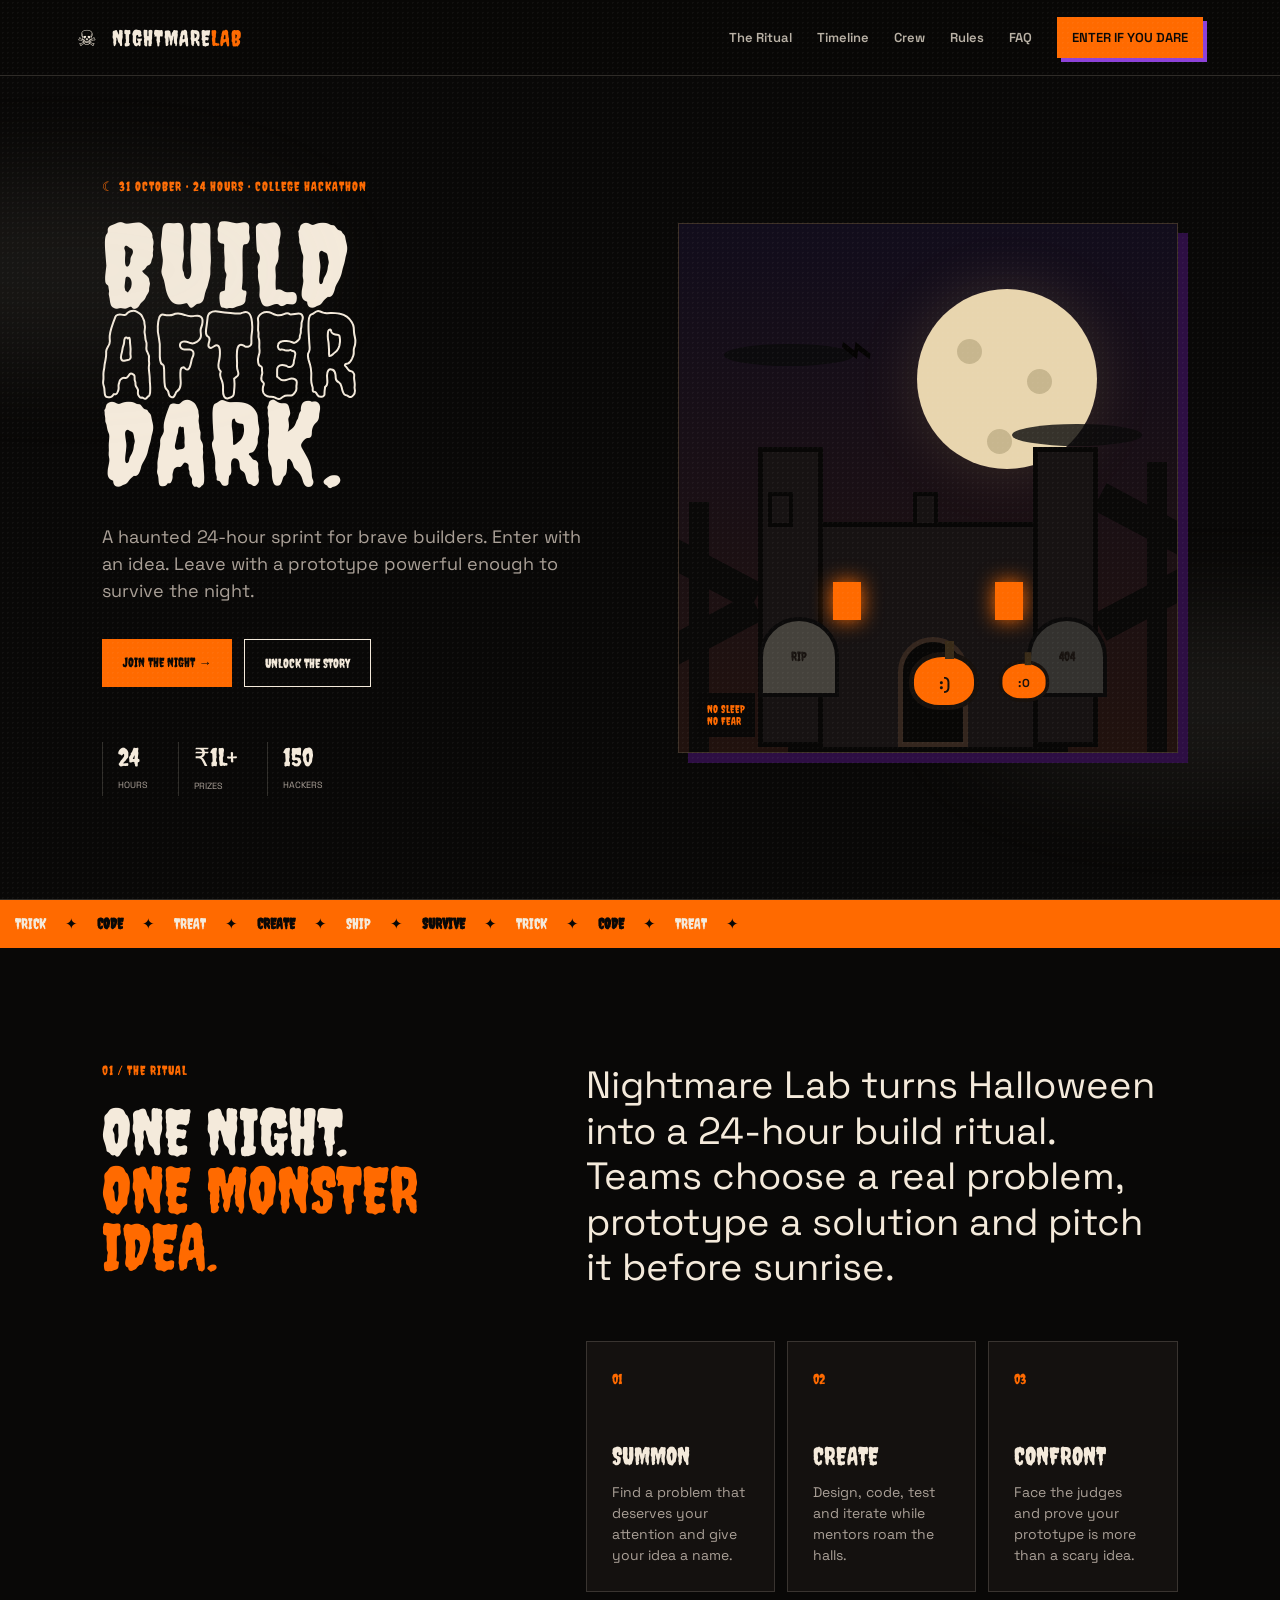
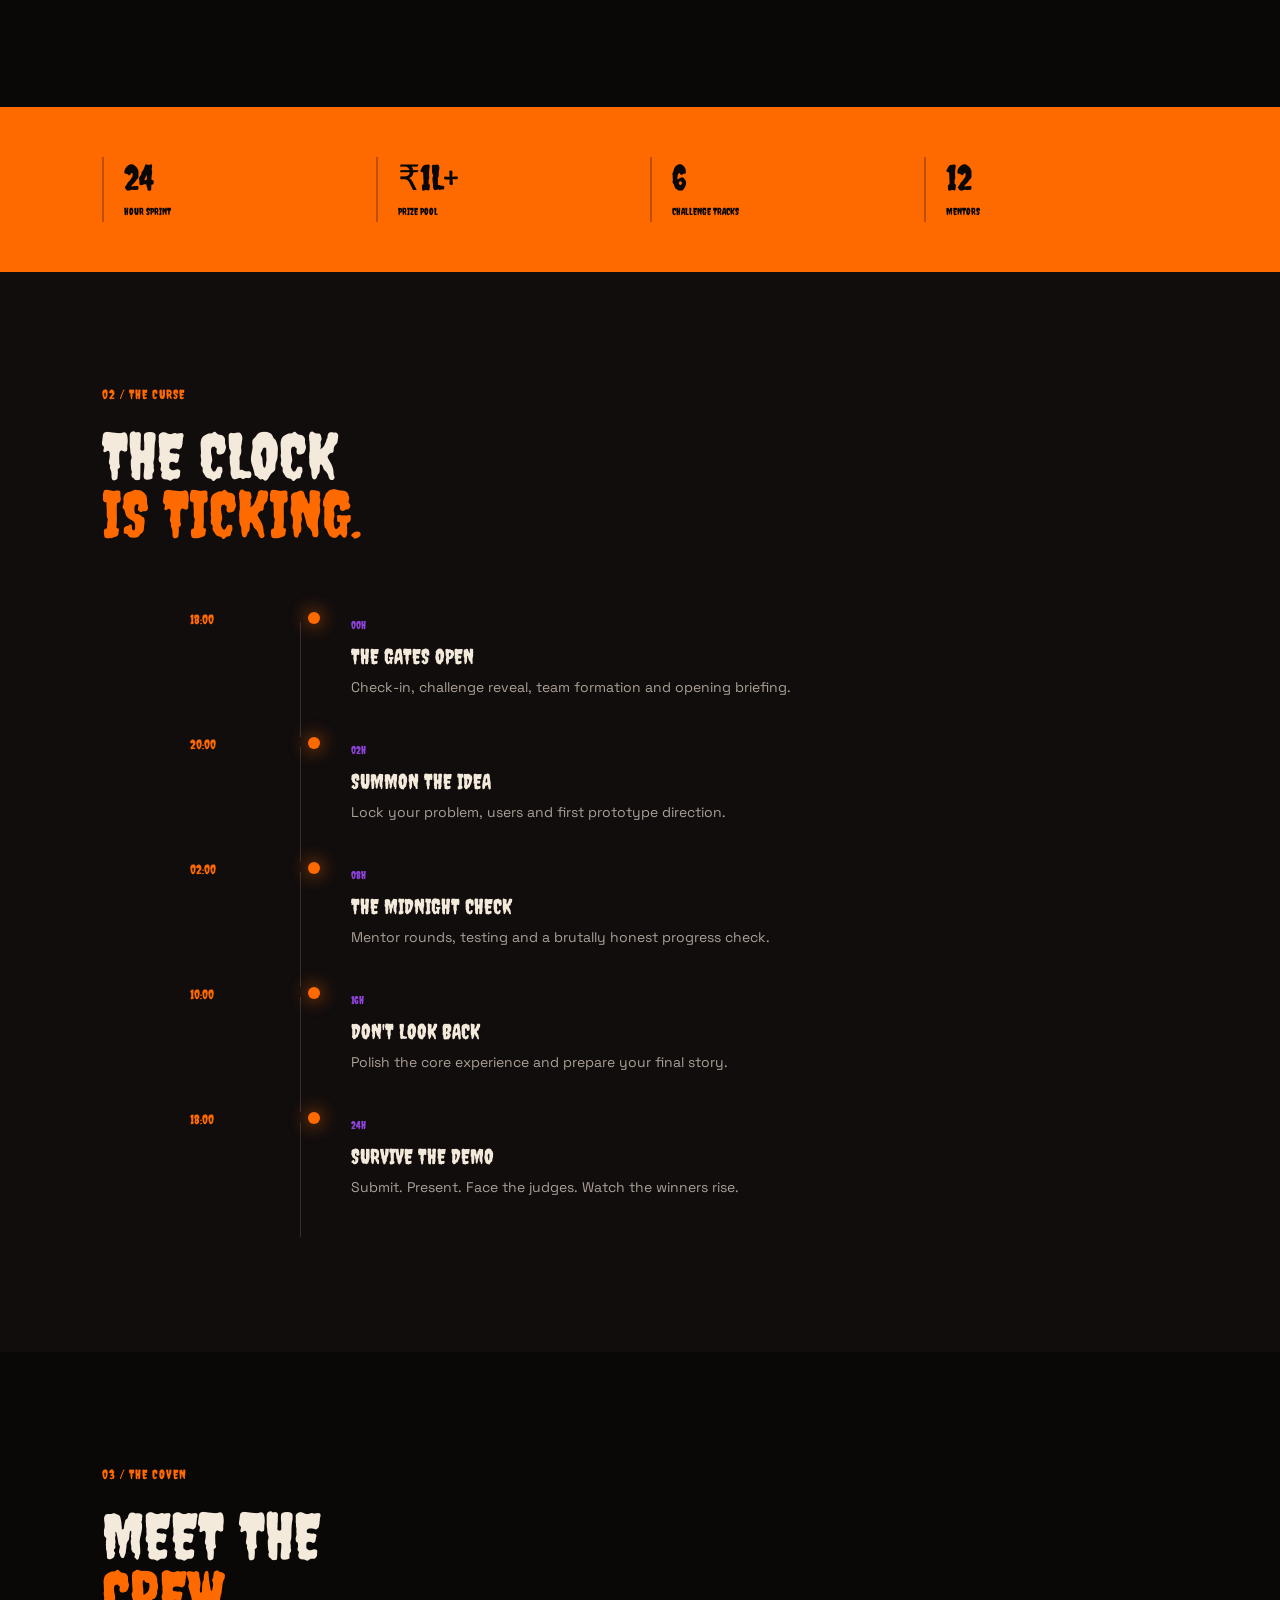
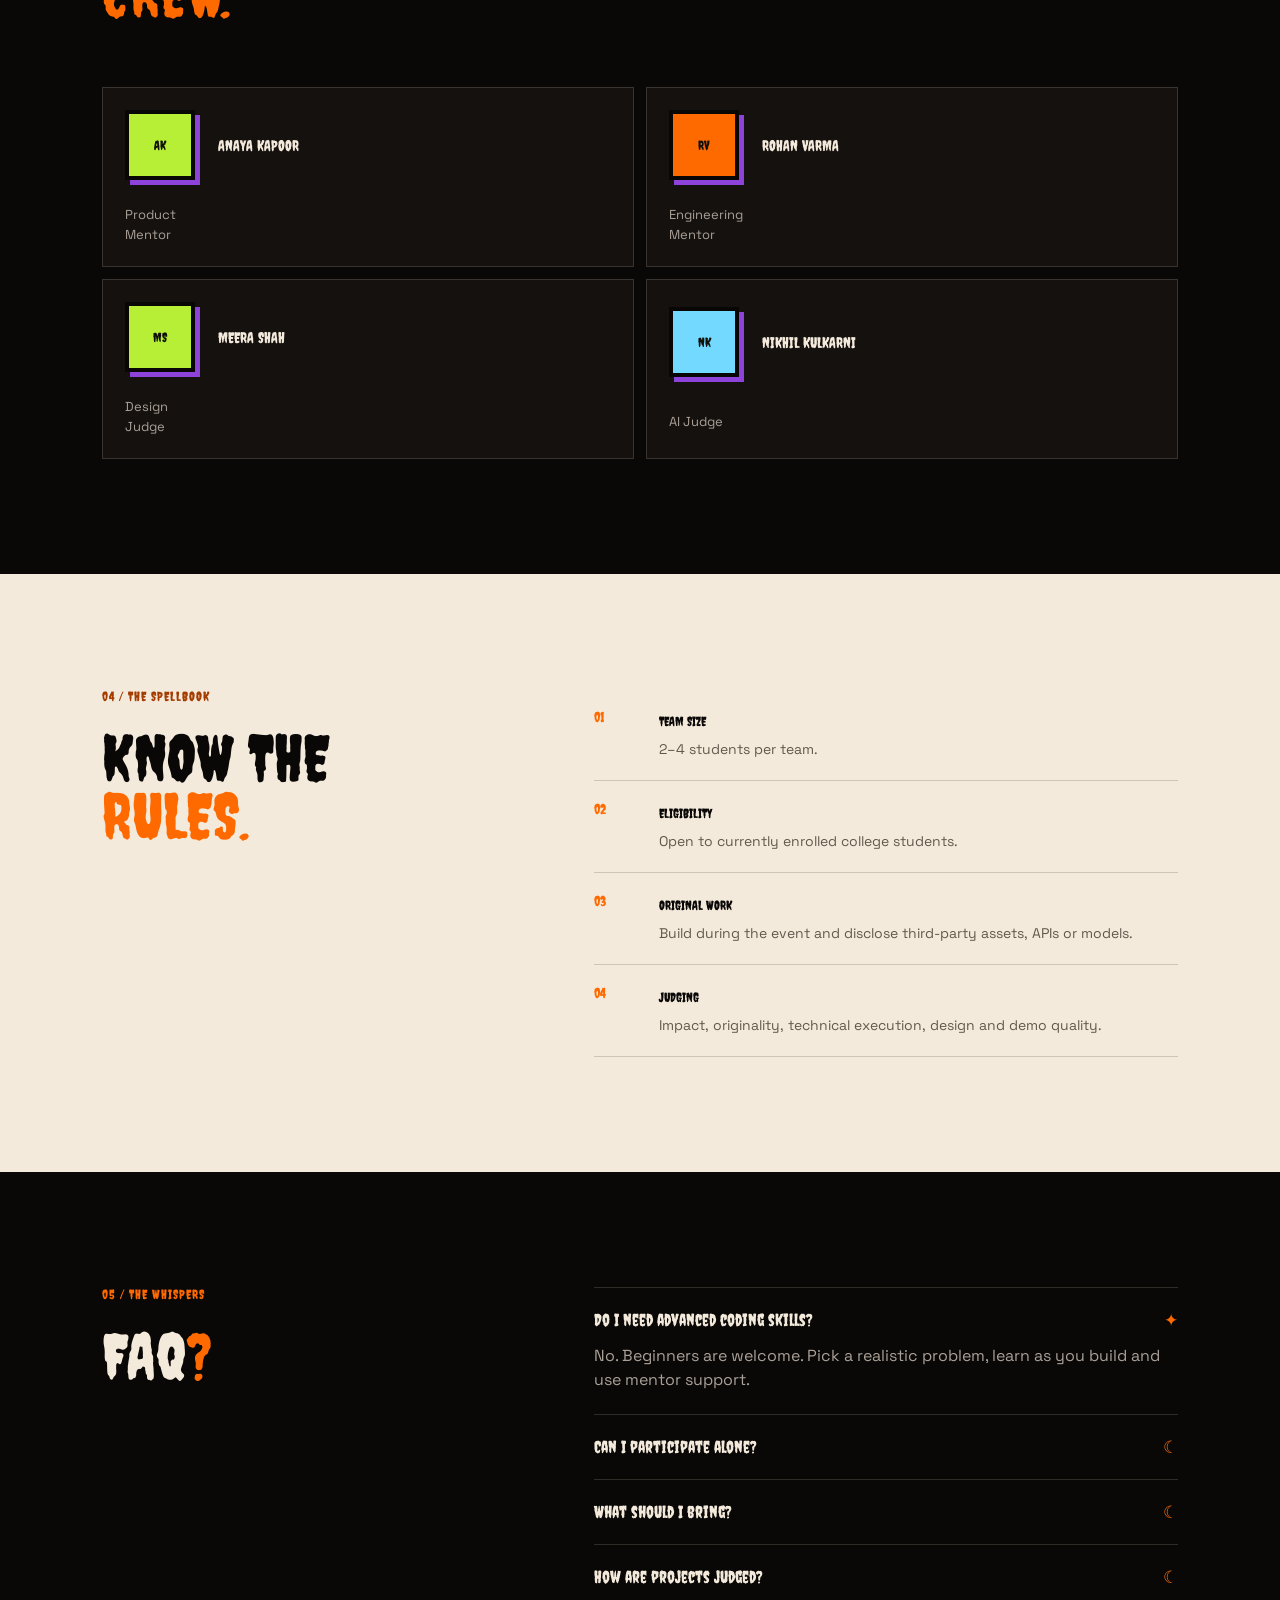
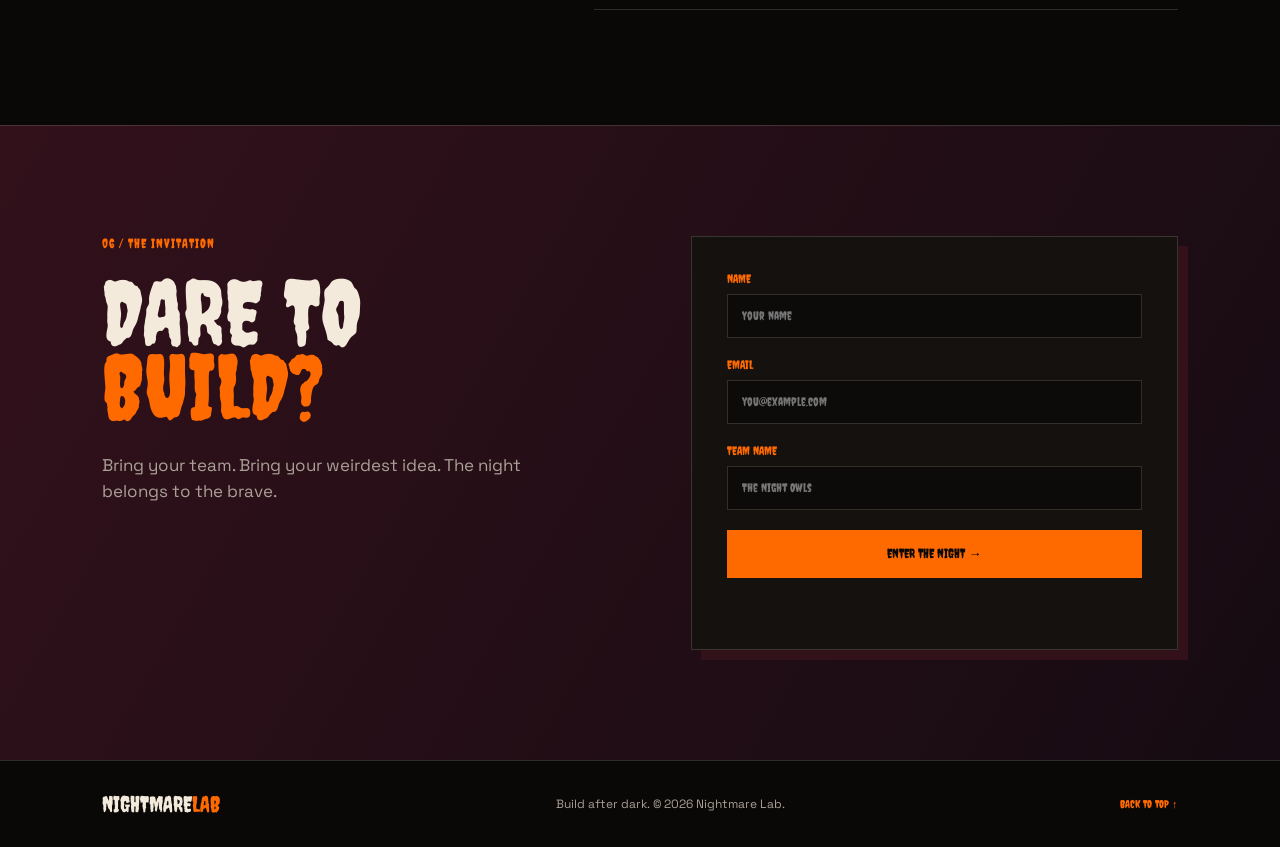
<file: OneDrive/Desktop/Kriti_Shah_IT_Research_TechWeb/CSI_TECH_WEB/halloween-hackathon/index.html>
<!DOCTYPE html>
<html lang="en">
<head>
  <meta charset="UTF-8">
  <meta name="viewport" content="width=device-width, initial-scale=1.0">
  <meta name="description" content="Nightmare Lab — a 24-hour Halloween college hackathon.">
  <title>Nightmare Lab — Halloween Hackathon</title>
  <link rel="preconnect" href="https://fonts.googleapis.com">
  <link rel="preconnect" href="https://fonts.gstatic.com" crossorigin>
  <link href="https://fonts.googleapis.com/css2?family=Creepster&family=Space+Grotesk:wght@400;500;600;700&display=swap" rel="stylesheet">
  <link rel="stylesheet" href="style.css">
</head>
<body>
  <div class="fog fog-a"></div>
  <div class="fog fog-b"></div>

  <header class="navbar" id="top">
    <a class="brand" href="#home"><span class="skull">☠</span> NIGHTMARE<span>LAB</span></a>
    <button class="menu-toggle" id="menuToggle" aria-label="Open menu" aria-expanded="false">☰</button>
    <nav id="navMenu">
      <a href="#about">The Ritual</a>
      <a href="#timeline">Timeline</a>
      <a href="#crew">Crew</a>
      <a href="#rules">Rules</a>
      <a href="#faq">FAQ</a>
      <a class="nav-cta" href="#register">ENTER IF YOU DARE</a>
    </nav>
  </header>

  <main>
    <section class="hero" id="home">
      <div class="hero-copy reveal">
        <p class="eyebrow">☾ 31 OCTOBER • 24 HOURS • COLLEGE HACKATHON</p>
        <h1>BUILD<br><span>AFTER</span><br>DARK.</h1>
        <p class="hero-text">A haunted 24-hour sprint for brave builders. Enter with an idea. Leave with a prototype powerful enough to survive the night.</p>
        <div class="actions">
          <a class="button primary" href="#register">JOIN THE NIGHT →</a>
          <a class="button ghost" href="#about">UNLOCK THE STORY</a>
        </div>
        <div class="hero-stats">
          <div><b>24</b><small>HOURS</small></div>
          <div><b>₹1L+</b><small>PRIZES</small></div>
          <div><b>150</b><small>HACKERS</small></div>
        </div>
      </div>

      <div class="haunted-scene reveal delay" aria-label="Decorative Halloween scene">
        <div class="moon"></div>
        <div class="cloud cloud-one"></div>
        <div class="cloud cloud-two"></div>
        <div class="grave grave-one"><span>RIP</span></div>
        <div class="grave grave-two"><span>404</span></div>
        <div class="tree tree-left"></div>
        <div class="tree tree-right"></div>
        <div class="pumpkin pumpkin-one">:)</div>
        <div class="pumpkin pumpkin-two">:O</div>
        <div class="bat bat-one">⌁</div>
        <div class="bat bat-two">⌁</div>
        <div class="castle">
          <i></i><i></i><i></i>
          <div class="door"></div>
          <div class="window w1"></div><div class="window w2"></div>
        </div>
        <div class="scene-label">NO SLEEP<br>NO FEAR</div>
      </div>
    </section>

    <div class="ticker"><span>TRICK</span> ✦ <b>CODE</b> ✦ <span>TREAT</span> ✦ <b>CREATE</b> ✦ <span>SHIP</span> ✦ <b>SURVIVE</b> ✦ <span>TRICK</span> ✦ <b>CODE</b> ✦ <span>TREAT</span> ✦</div>

    <section class="section about" id="about">
      <div class="heading reveal"><p class="eyebrow">01 / THE RITUAL</p><h2>ONE NIGHT.<br><span>ONE MONSTER IDEA.</span></h2></div>
      <div>
        <p class="lead reveal">Nightmare Lab turns Halloween into a 24-hour build ritual. Teams choose a real problem, prototype a solution and pitch it before sunrise.</p>
        <div class="cards">
          <article class="card reveal"><strong>01</strong><h3>SUMMON</h3><p>Find a problem that deserves your attention and give your idea a name.</p></article>
          <article class="card reveal"><strong>02</strong><h3>CREATE</h3><p>Design, code, test and iterate while mentors roam the halls.</p></article>
          <article class="card reveal"><strong>03</strong><h3>CONFRONT</h3><p>Face the judges and prove your prototype is more than a scary idea.</p></article>
        </div>
      </div>
    </section>

    <section class="stats-bar">
      <div><b>24</b><span>HOUR SPRINT</span></div>
      <div><b>₹1L+</b><span>PRIZE POOL</span></div>
      <div><b>6</b><span>CHALLENGE TRACKS</span></div>
      <div><b>12</b><span>MENTORS</span></div>
    </section>

    <section class="section timeline" id="timeline">
      <div class="heading reveal"><p class="eyebrow">02 / THE CURSE</p><h2>THE CLOCK<br><span>IS TICKING.</span></h2></div>
      <div class="timeline-list">
        <article class="time reveal"><b>18:00</b><i></i><div><small>00H</small><h3>THE GATES OPEN</h3><p>Check-in, challenge reveal, team formation and opening briefing.</p></div></article>
        <article class="time reveal"><b>20:00</b><i></i><div><small>02H</small><h3>SUMMON THE IDEA</h3><p>Lock your problem, users and first prototype direction.</p></div></article>
        <article class="time reveal"><b>02:00</b><i></i><div><small>08H</small><h3>THE MIDNIGHT CHECK</h3><p>Mentor rounds, testing and a brutally honest progress check.</p></div></article>
        <article class="time reveal"><b>10:00</b><i></i><div><small>16H</small><h3>DON'T LOOK BACK</h3><p>Polish the core experience and prepare your final story.</p></div></article>
        <article class="time reveal"><b>18:00</b><i></i><div><small>24H</small><h3>SURVIVE THE DEMO</h3><p>Submit. Present. Face the judges. Watch the winners rise.</p></div></article>
      </div>
    </section>

    <section class="section crew" id="crew">
      <div class="heading reveal"><p class="eyebrow">03 / THE COVEN</p><h2>MEET THE<br><span>CREW.</span></h2></div>
      <div class="people">
        <article class="person reveal"><div class="avatar">AK</div><h3>ANAYA KAPOOR</h3><p>Product Mentor</p></article>
        <article class="person reveal"><div class="avatar orange">RV</div><h3>ROHAN VARMA</h3><p>Engineering Mentor</p></article>
        <article class="person reveal"><div class="avatar pink">MS</div><h3>MEERA SHAH</h3><p>Design Judge</p></article>
        <article class="person reveal"><div class="avatar blue">NK</div><h3>NIKHIL KULKARNI</h3><p>AI Judge</p></article>
      </div>
    </section>

    <section class="section rules" id="rules">
      <div class="heading reveal"><p class="eyebrow">04 / THE SPELLBOOK</p><h2>KNOW THE<br><span>RULES.</span></h2></div>
      <div class="rule-list">
        <div><b>01</b><div><strong>TEAM SIZE</strong><p>2–4 students per team.</p></div></div>
        <div><b>02</b><div><strong>ELIGIBILITY</strong><p>Open to currently enrolled college students.</p></div></div>
        <div><b>03</b><div><strong>ORIGINAL WORK</strong><p>Build during the event and disclose third-party assets, APIs or models.</p></div></div>
        <div><b>04</b><div><strong>JUDGING</strong><p>Impact, originality, technical execution, design and demo quality.</p></div></div>
      </div>
    </section>

    <section class="section faq" id="faq">
      <div class="heading reveal"><p class="eyebrow">05 / THE WHISPERS</p><h2>FAQ<span>?</span></h2></div>
      <div class="faq-list">
        <details open><summary>Do I need advanced coding skills?</summary><p>No. Beginners are welcome. Pick a realistic problem, learn as you build and use mentor support.</p></details>
        <details><summary>Can I participate alone?</summary><p>Yes. Solo builders can participate and find teammates during the opening session.</p></details>
        <details><summary>What should I bring?</summary><p>Bring your laptop, charger, student ID and anything you need for a focused 24-hour build.</p></details>
        <details><summary>How are projects judged?</summary><p>Judges consider problem relevance, originality, technical execution, usability, design and the final demo.</p></details>
      </div>
    </section>

    <section class="register" id="register">
      <div class="register-inner">
        <div class="register-copy reveal"><p class="eyebrow">06 / THE INVITATION</p><h2>DARE TO<br><span>BUILD?</span></h2><p>Bring your team. Bring your weirdest idea. The night belongs to the brave.</p></div>
        <form id="registerForm" class="form reveal delay">
          <label>NAME<input required name="name" placeholder="Your name"></label>
          <label>EMAIL<input required type="email" name="email" placeholder="you@example.com"></label>
          <label>TEAM NAME<input required name="team" placeholder="The Night Owls"></label>
          <button class="button primary" type="submit">ENTER THE NIGHT →</button>
          <p id="formMessage" aria-live="polite"></p>
        </form>
      </div>
    </section>
  </main>

  <footer><strong>NIGHTMARE<span>LAB</span></strong><p>Build after dark. © 2026 Nightmare Lab.</p><a href="#top">BACK TO TOP ↑</a></footer>
  <script src="script.js"></script>
</body>
</html>
</file>
<file: OneDrive/Desktop/Kriti_Shah_IT_Research_TechWeb/CSI_TECH_WEB/halloween-hackathon/style.css>
:root{
  --black:#090807;--dark:#14110f;--paper:#f4eadb;--orange:#ff6a00;--orange2:#ff9d21;
  --purple:#8d42d9;--pink:#ff3f9f;--green:#b6ef35;--muted:#aaa097;--line:rgba(244,234,219,.16);
  --display:"Creepster",cursive;--body:"Space Grotesk",sans-serif;
}
*{box-sizing:border-box;margin:0;padding:0}html{scroll-behavior:smooth}body{background:var(--black);color:var(--paper);font-family:var(--body);line-height:1.5;overflow-x:hidden}
a{color:inherit;text-decoration:none}button,input{font:inherit}::selection{background:var(--orange);color:var(--black)}
body:before{content:"";position:fixed;inset:0;pointer-events:none;z-index:20;opacity:.04;background-image:radial-gradient(#fff 1px,transparent 1px);background-size:5px 5px}
.fog{position:fixed;width:500px;height:180px;border-radius:50%;filter:blur(55px);opacity:.08;pointer-events:none;z-index:0;background:#d9d0c2}.fog-a{top:20%;left:-180px}.fog-b{bottom:12%;right:-180px}
.navbar
{position:sticky;top:0;z-index:10;min-height:76px;padding:0 6vw;display:flex;align-items:center;justify-content:space-between;background:rgba(9,8,7,.9);backdrop-filter:blur(12px);border-bottom:1px solid var(--line)}

.brand
{font:22px var(--display);letter-spacing:1px}.brand span{color:var(--orange)}.skull{color:var(--paper)!important;margin-right:8px}
nav
{display:flex;align-items:center;gap:25px;font-size:13px;font-weight:600}nav a{opacity:.75;transition:.2s}nav a:hover{opacity:1;color:var(--orange)}
.nav-cta
{background:var(--orange);color:var(--black);padding:11px 15px;opacity:1;box-shadow:4px 4px 0 var(--purple)}.menu-toggle{display:none;background:none;color:var(--paper);border:0;font-size:25px}
.hero{min-height:calc(100vh - 76px);padding:90px 8vw;display:grid;grid-template-columns:1fr 1fr;gap:6vw;align-items:center;border-bottom:1px solid var(--line)}
.eyebrow{font:13px var(--display);letter-spacing:1px;color:var(--orange);margin-bottom:25px}.hero h1{font:clamp(70px,9vw,125px)/.78 var(--display);letter-spacing:2px}.hero h1 span{color:transparent;-webkit-text-stroke:2px var(--paper)}
.hero-text
{max-width:560px;color:var(--muted);font-size:18px;margin:35px 0}
.actions
{display:flex;gap:12px;flex-wrap:wrap}
.button
{display:inline-flex;align-items:center;justify-content:center;gap:15px;padding:15px 20px;border:1px solid var(--paper);cursor:pointer;font:13px var(--display);transition:.2s}.button:hover{transform:translate(-3px,-3px);box-shadow:6px 6px 0 var(--purple)}.primary{background:var(--orange);border-color:var(--orange);color:var(--black)}.ghost{background:transparent}
.hero-stats
{display:flex;gap:30px;margin-top:55px}.hero-stats div{border-left:1px solid var(--line);padding-left:15px}.hero-stats b{font:25px var(--display);display:block}.hero-stats small{font-size:9px;color:var(--muted)}
.haunted-scene
{height:530px;position:relative;overflow:hidden;background:linear-gradient(#120d1c,#21120e);border:1px solid #3d3026;box-shadow:10px 10px 0 #2d0e43}
.moon
{position:absolute;width:180px;height:180px;border-radius:50%;background:#e8d5ae;right:80px;top:65px;box-shadow:0 0 60px rgba(255,210,140,.15)}
.moon:after{content:"";position:absolute;width:25px;height:25px;border-radius:50%;background:#c7b68e;left:40px;top:50px;box-shadow:70px 30px 0 #c7b68e,30px 90px 0 #c7b68e}
.cloud{position:absolute;width:130px;height:22px;background:#0b0a0a;border-radius:50%;opacity:.8}.cloud-one{top:120px;left:45px}.cloud-two{top:200px;right:35px}
.grave{position:absolute;bottom:55px;width:80px;height:80px;border-radius:40px 40px 0 0;background:#45423c;border:4px solid #0b0a0a;z-index:2;text-align:center;padding-top:28px;font:13px var(--display);color:#17120f}.grave-one{left:80px}.grave-two{right:70px;background:#34322f}
.tree{position:absolute;bottom:0;width:20px;height:250px;background:#0a0908}.tree:before,.tree:after{content:"";position:absolute;width:130px;height:30px;background:#0a0908;left:-55px;top:50px;transform:rotate(28deg)}.tree:after{top:120px;transform:rotate(-28deg)}.tree-left{left:10px}.tree-right{right:10px;height:290px}
.pumpkin{position:absolute;bottom:42px;z-index:3;width:70px;height:58px;border-radius:48% 48% 43% 43%;background:var(--orange);border:5px solid #17110d;color:#17110d;text-align:center;padding-top:15px;font-weight:bold}.pumpkin:before{content:"";position:absolute;left:31px;top:-16px;width:9px;height:18px;background:#392b18}.pumpkin-one{left:230px}.pumpkin-two{left:310px;transform:scale(.72)}
.bat{position:absolute;font-size:60px;color:#050403;transform:rotate(8deg)}.bat-one{left:160px;top:80px}.bat-two{right:110px;top:260px;font-size:45px}
.castle{position:absolute;bottom:0;left:50%;transform:translateX(-50%);width:280px;height:230px;background:#171313;border:5px solid #080706}
.castle:before,.castle:after
{content:"";position:absolute;bottom:0;width:55px;height:290px;background:#171313;border:5px solid #080706}.castle:before
{left:-35px}.castle:after{right:-35px}.castle i{position:absolute;top:-35px;width:25px;height:35px;background:#171313;border:4px solid #080706}.castle i:nth-child(1){left:-25px}.castle i:nth-child(2){left:120px}.castle i:nth-child(3){right:-25px}.door{position:absolute;bottom:0;left:105px;width:70px;height:110px;background:#080706;border:5px solid #34261e;border-radius:40px 40px 0 0}.window{position:absolute;width:28px;height:38px;background:var(--orange);top:55px;box-shadow:0 0 20px var(--orange)}.w1{left:40px}.w2{right:40px}

.scene-label
{position:absolute;z-index:5;left:18px;bottom:15px;background:var(--black);padding:10px;color:var(--orange);font:11px var(--display)}
.ticker{overflow:hidden;white-space:nowrap;padding:15px 0;background:var(--orange);color:var(--black);font:15px var(--display)}.ticker span{color:var(--paper);margin:0 15px}.ticker b{margin:0 15px}
.section
{padding:115px 8vw;position:relative}.about{display:grid;grid-template-columns:.8fr 1.2fr;gap:7vw}.heading h2{font:clamp(40px,5vw,72px)/.9 var(--display)}.heading h2 span,.register h2 span{color:var(--orange)}.lead{font-size:clamp(22px,3vw,38px);line-height:1.2;margin-bottom:50px}.cards{display:grid;grid-template-columns:repeat(3,1fr);gap:12px}.card{background:var(--dark);border:1px solid var(--line);padding:25px;min-height:220px;transition:.2s}.card:hover{transform:translateY(-7px);border-color:var(--orange)}.card strong{color:var(--orange);font:14px var(--display)}.card h3{font:25px var(--display);margin:50px 0 12px}.card p{color:var(--muted);font-size:14px}
.stats-bar{display:grid;grid-template-columns:repeat(4,1fr);gap:20px;padding:50px 8vw;background:var(--orange);color:var(--black)}.stats-bar div{border-left:2px solid rgba(0,0,0,.25);padding-left:20px}.stats-bar b{display:block;font:35px var(--display)}.stats-bar span{font:10px var(--display)}
.timeline{background:#110d0d}.timeline-list{max-width:900px;margin:70px auto 0}.time{display:grid;grid-template-columns:100px 25px 1fr;gap:18px;min-height:125px;position:relative}.time:before{content:"";position:absolute;left:110px;top:10px;bottom:0;width:1px;background:var(--line)}.time b{font:13px var(--display);color:var(--orange)}.time i{width:12px;height:12px;border-radius:50%;background:var(--orange);box-shadow:0 0 18px var(--orange);z-index:1}.time small{font:11px var(--display);color:var(--purple)}.time h3{font:21px var(--display);margin:8px 0}.time p{color:var(--muted);font-size:14px}
.people{display:grid;grid-template-columns:repeat(2,1fr);gap:12px;margin-top:65px}.person{padding:22px;background:var(--dark);border:1px solid var(--line);display:grid;grid-template-columns:75px 1fr;align-items:center;gap:18px}

.avatar

{width:70px;
  height:70px;
  display:grid;
  place-items:center;
  background:var(--green);
  color:#101008;border:4px solid #080706;
  box-shadow:5px 5px 0 var(--purple);
  font:13px var(--display)}


.avatar.orange

{background:var(--orange)}c

.avatar.pink

{background:var(--pink)}

.avatar.blue

{background:#73d9ff}

.person h3

{font:15px var(--display)}

.person p

{color:var(--muted);font-size:13px;margin-top:7px}

.rules
{display:grid;grid-template-columns:.8fr 1.2fr;gap:8vw;background:var(--paper);color:var(--black)}

.rules .eyebrow

{color:#a43c00}

.rule-list>div

{display:grid;grid-template-columns:50px 1fr;gap:15px;padding:20px 0;border-bottom:1px solid rgba(0,0,0,.16)}

.rule-list b{color:var(--orange);font:14px var(--display)}

.rule-list strong{font:13px var(--display)}.rule-list p{color:#62594e;margin-top:6px;font-size:14px}

.faq

{display:grid;grid-template-columns:.8fr 1.2fr;gap:8vw}.faq-list details

{border-top:1px solid var(--line);padding:22px 0}

.faq-list details:last-child{border-bottom:1px solid var(--line)}
summary{cursor:pointer;list-style:none;font:17px var(--display);display:flex;justify-content:space-between}summary::-webkit-details-marker{display:none}

summary:after{content:"☾";color:var(--orange)}details[open] summary:after{content:"✦"}details p{color:var(--muted);max-width:700px;margin-top:14px}

.register{padding:110px 8vw;background:linear-gradient(120deg,#32111b,#160b12);border-top:1px solid var(--line)}

.register-inner{display:grid;grid-template-columns:1fr 1fr;gap:8vw;max-width:1200px;margin:auto}.register h2{font:clamp(55px,7vw,90px)/.82 var(--display)}

.register-copy>p:last-child{color:var(--muted);font-size:17px;margin-top:30px}

.form{background:var(--dark);border:1px solid var(--line);padding:35px;box-shadow:10px 10px 0 #32111b}

.form label{display:block;color:var(--orange);font:12px var(--display);margin-bottom:20px}

.form input{width:100%;display:block;margin-top:8px;padding:14px;background:#0c0b0a;color:var(--paper);border:1px solid var(--line);outline:none}

.form input:focus{border-color:var(--orange)}

.form .button{width:100%}

.form p{min-height:24px;margin-top:12px;color:var(--green);font-size:13px}
footer{padding:30px 8vw;display:flex;justify-content:space-between;align-items:center;gap:20px;border-top:1px solid var(--line);color:var(--muted);font-size:12px}footer strong{font:22px var(--display);color:var(--paper)}footer span{color:var(--orange)}footer a{font:11px var(--display);color:var(--orange)}

.reveal{opacity:0;transform:translateY(25px);transition:.7s ease}
.reveal.visible{opacity:1;transform:none}

.delay{transition-delay:.15s}

@media(max-width:900px){nav{position:absolute;top:76px;left:0;right:0;background:var(--black);display:none;flex-direction:column;align-items:stretch;padding:20px 8vw;border-bottom:1px solid var(--line)}nav

.open{display:flex}

.menu-toggle{display:block}

.hero,.about,.rules,.faq,.register-inner{grid-template-columns:1fr}

.haunted-scene{height:450px}

.cards,.people{grid-template-columns:1fr}

.stats-bar{grid-template-columns:repeat(2,1fr)}}
@media(max-width:560px){.section,.hero,.register{padding:75px 6vw}

.navbar{padding:0 6vw}

.hero h1{font-size:64px}

.hero-stats{gap:15px;flex-wrap:wrap}

.haunted-scene{height:360px}

.moon{width:110px;height:110px;right:35px}

.castle{transform:translateX(-50%) scale(.72);transform-origin:bottom center}

.pumpkin-one
{left:150px}
.pumpkin-two
{left:215px}

.grave-one{left:30px}
.grave-two{right:30px}
.time{grid-template-columns:65px 18px 1fr}
.time:before
{left:73px}.stats-bar{padding:35px 6vw}footer{flex-direction:column;align-items:flex-start}}
@media(prefers-reduced-motion:reduce){html{scroll-behavior:auto}*,*:before,*:after{animation:none!important;transition:none!important}}
</file>
